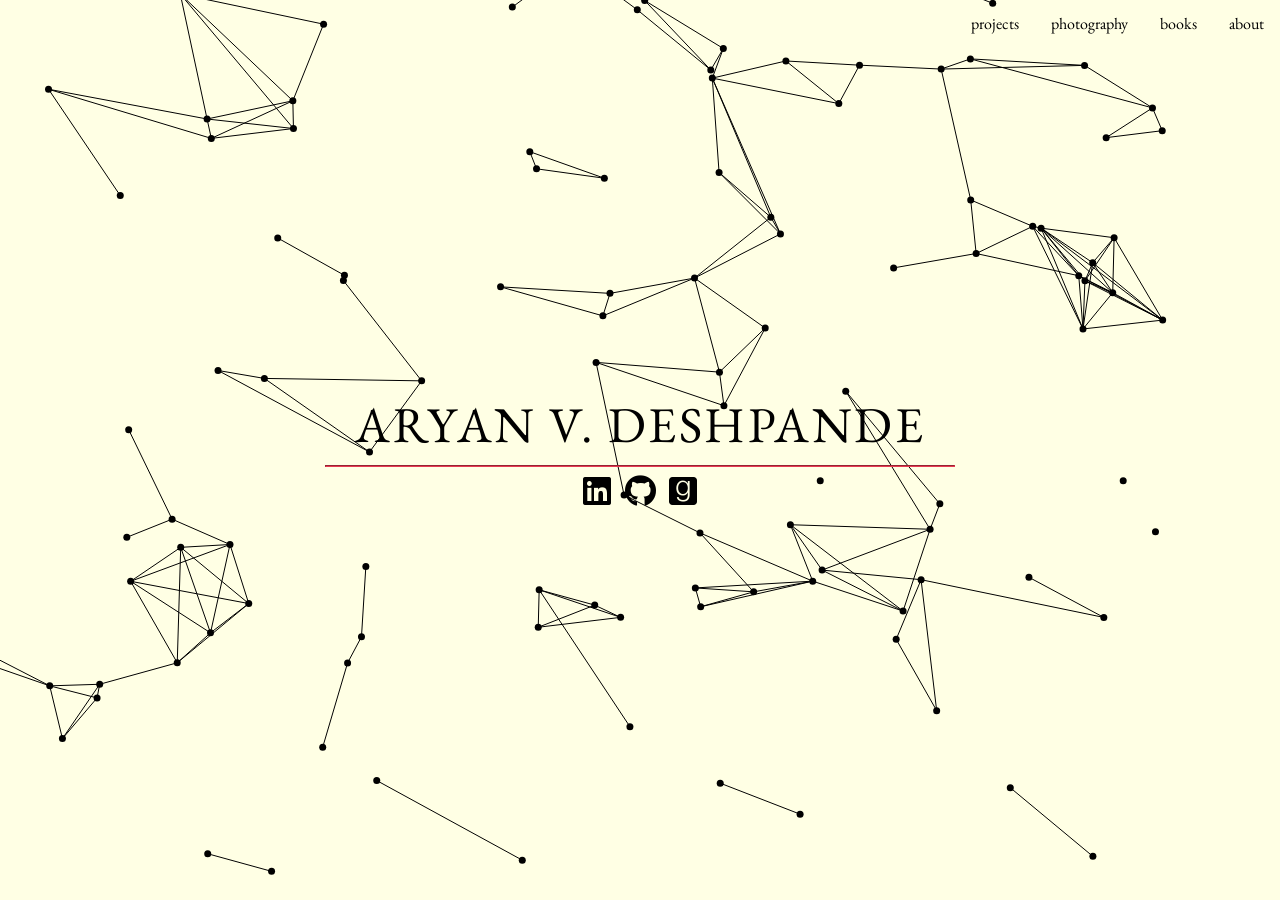
<file: index.html>
<!doctype html>
<html lang="en" class="no-js">
<head>
  <base target="_blank">
  <meta charset="UTF-8" />
  <title>Aryan V. Deshpande</title>
  <link rel="shortcut icon" type="image/png" href="assets/favicon.png">
  <meta name="viewport" content="width=device-width, initial-scale=1.0">
  <link href="https://fonts.googleapis.com/css2?family=EB+Garamond&family=Playfair+Display&display=swap" rel="stylesheet">
  <link rel="stylesheet" href="css/style.css" />
  <link rel="stylesheet" href="https://use.fontawesome.com/releases/v5.2.0/css/all.css" integrity="sha384-hWVjflwFxL6sNzntih27bfxkr27PmbbK/iSvJ+a4+0owXq79v+lsFkW54bOGbiDQ" crossorigin="anonymous" type="text/css">
  <!-- remember, jQuery is completely optional -->
  <script type='text/javascript' src='js/jquery-1.11.1.min.js'></script>
  <script type="text/javascript" src="js/jquery.particleground.js"></script>
  <script type="text/javascript" src="js/demo.js"></script>
</head>

<body>
  <div class="navbar">
    <a href="pages/about.html">about</a>
    <a href="pages/books.html">books</a>
    <a href="pages/photography.html">photography</a>
    <a href="pages/projects.html">projects</a> 
  </div>
<div id="particles">
  <div id="intro">
      <h2 style="font-family: 'EB Garamond', serif; font-weight: 10;">Aryan V. Deshpande</h2>
        <hr style="width: 50%; background-color: #E83951; border-color: #E83951;">
    &nbsp
    <a href="https://www.linkedin.com/in/aryanvdeshpande/" style="color: #000000;"><i class="fab fa-linkedin" style="font-size: 2em;"></i></a>
    &nbsp
    <a href="https://github.com/aryanvdesh" style="color: #000000;"><i class="fab fa-github" style="font-size: 2em;"></i></a>
    &nbsp
    <a href="https://www.goodreads.com/aryanvdesh
    " style="color: #000000;"><i class="fab fa-goodreads" style="font-size: 2em;"></i></a>
    &nbsp
  </div>
</div>

</body>
</html>
</file>
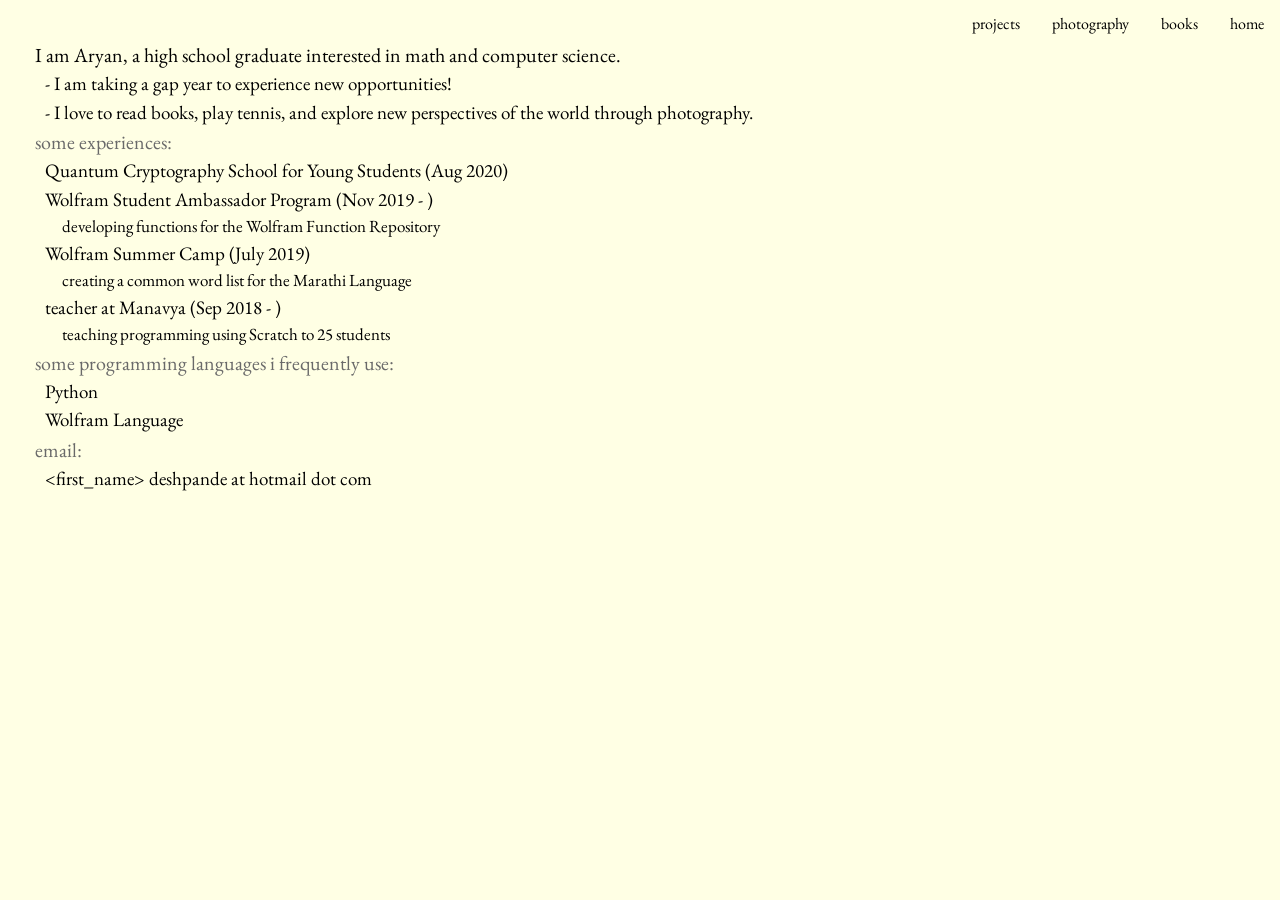
<file: pages/about.html>
<!DOCTYPE html>
<html lang="en">
    <head>
        <meta charset="UTF-8">
        <title>about</title>
        <link rel="shortcut icon" type="image/png" href="../assets/favicon.png">
        <link href="https://fonts.googleapis.com/css2?family=EB+Garamond&family=Playfair+Display&display=swap" rel="stylesheet">
        <link rel="stylesheet" href="https://stackpath.bootstrapcdn.com/bootstrap/4.5.0/css/bootstrap.min.css" integrity="sha384-9aIt2nRpC12Uk9gS9baDl411NQApFmC26EwAOH8WgZl5MYYxFfc+NcPb1dKGj7Sk" crossorigin="anonymous">
        <link rel="stylesheet" href="../css/about.css">
    </head>
    <body>
        <div class="navbar1">
            <a href="../index.html">home</a>
            <a href="books.html">books</a>
            <a href="photography.html">photography</a>
            <a href="projects.html">projects</a> 
        </div>
        <div class="container">
            <div class="row">
                <div class="col">
                    I am Aryan, a high school graduate interested in math and computer science.
                </div>
            </div>
        <div class="f_sizes">
            <div class="row">
                <div class="col">
                    - I am taking a gap year to experience new opportunities! <br />
                    - I love to read books, play tennis, and explore new perspectives of the world through photography.
                </div>
            </div>
        </div>
        <div class="diff_heading">
            <div class="row">
                <div class="col">
                    some experiences:
                </div>
            </div>
        </div>
            <div class="f_sizes">
                <div class="row">
                    <div class="col">
                        <a class="hover" href="https://uwaterloo.ca/institute-for-quantum-computing/programs/qcsys">Quantum Cryptography School for Young Students</a> (Aug 2020) <br />
                        <a class="hover" href="https://www.wolfram.com/company/careers/ambassador/">Wolfram Student Ambassador Program</a> (Nov 2019 - ) <br />
                    <div class="f_sizes_4">
                        developing functions for the <a class="hover" href="https://resources.wolframcloud.com/FunctionRepository/">Wolfram Function Repository</a> <br />
                    </div>  
                        <a class="hover" href='https://education.wolfram.com/summer/camp/'>Wolfram Summer Camp</a> (July 2019) <br />
                    <div class="f_sizes_4">    
                        creating a common word list for the Marathi Language <br />
                    </div>
                        teacher at <a class="hover" href="https://manavya.org/">Manavya </a>(Sep 2018 - ) <br />
                    <div class="f_sizes_4">   
                        teaching programming using <a class="hover" href="https://scratch.mit.edu/">Scratch</a> to 25 students
                    </div> 
                    </div>
                </div>
            </div>
        <div class="diff_heading">
            <div class="row">
                <div class="col">
                    some programming languages i frequently use:
                </div>
            </div>
        </div>
    <div class="f_sizes">
        <div class="row">
            <div class="col">
                <a class="hover" href="https://www.python.org/">Python</a> <br />
                <a class="hover" href="https://www.wolfram.com/language/">Wolfram Language </a> 
            </div>
        </div>
    </div>
    <div class="diff_heading">
        <div class="row">
            <div class="col">
                email:
            </div>
        </div>
    </div>
    <div class="f_sizes">
        <div class="row">
            <div class="col">
                &lt;first_name&gt; deshpande at hotmail dot com
            </div>
        </div>
    </div>
        </div>
    </body>
</html>
</file>
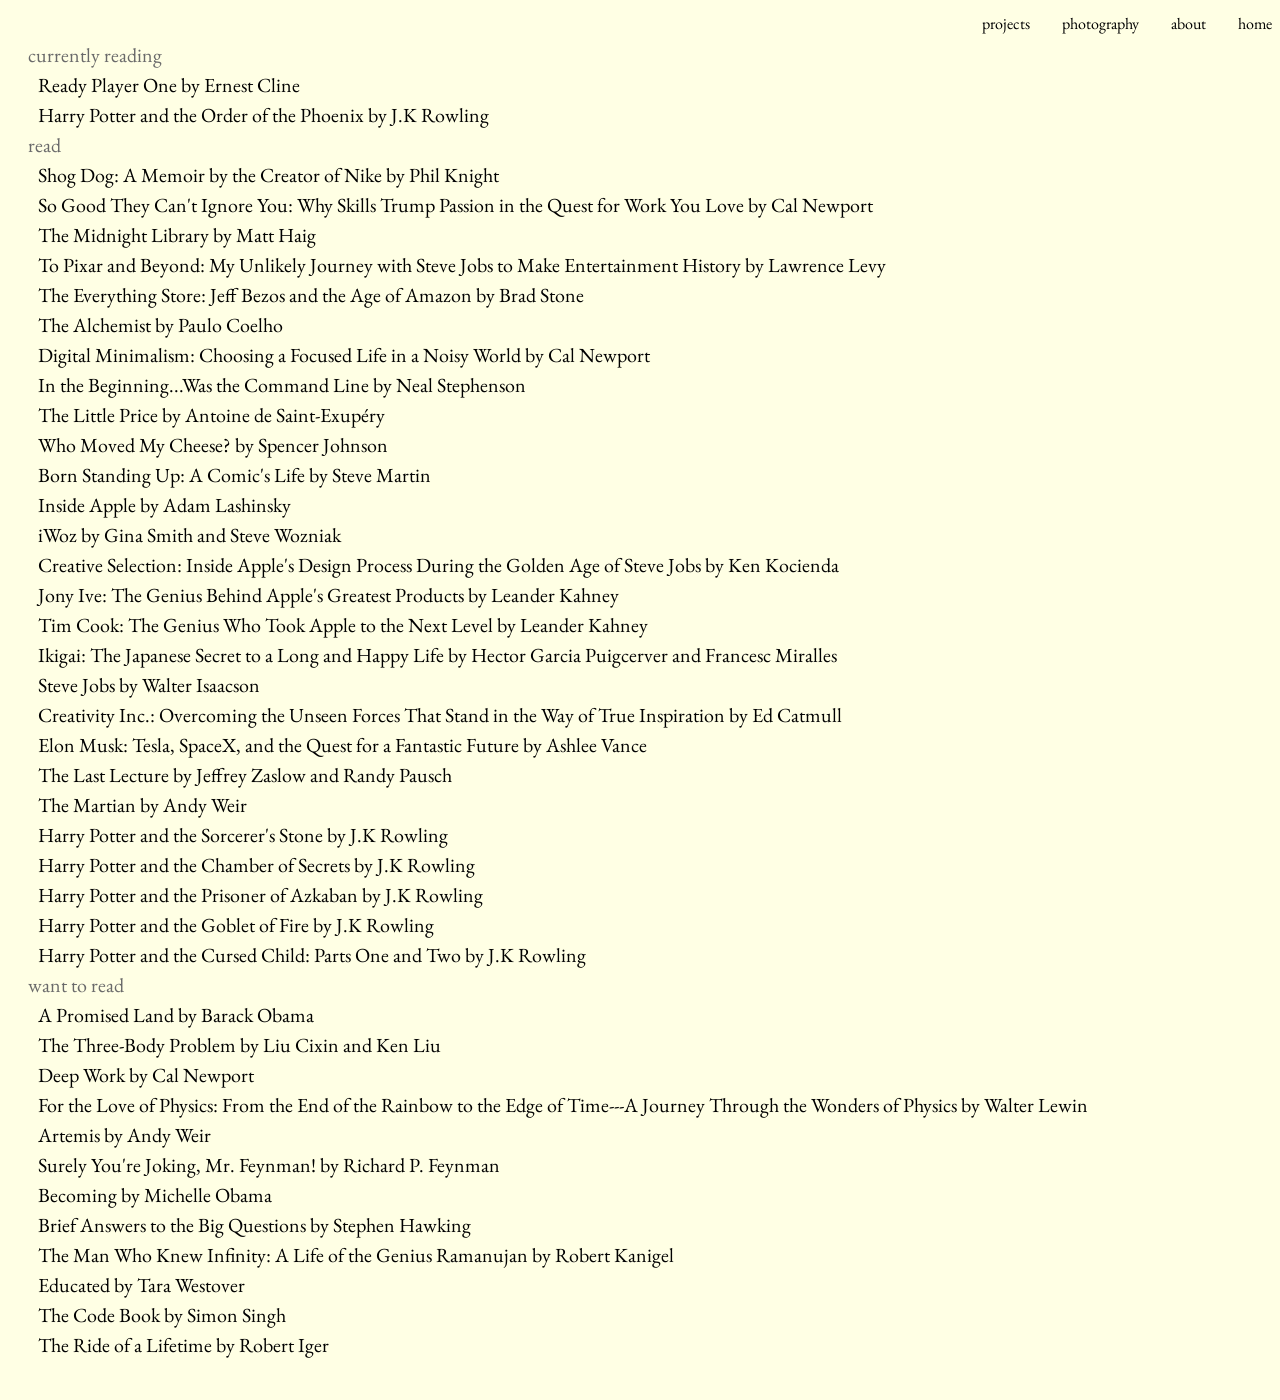
<file: pages/books.html>
<!doctype html>
<html lang="en" class="no-js">
<head>
  <base target="_blank">
  <meta charset="UTF-8" />
  <title>books</title>
  <link rel="shortcut icon" type="image/png" href="../assets/favicon.png">
  <meta name="viewport" content="width=device-width, initial-scale=1.0">
  <link href="https://fonts.googleapis.com/css2?family=EB+Garamond&family=Playfair+Display&display=swap" rel="stylesheet">
  <link rel="stylesheet" href="../css/about.css"/>
  <link rel="stylesheet" href="https://cdnjs.cloudflare.com/ajax/libs/font-awesome/4.7.0/css/font-awesome.min.css">
  <link rel="stylesheet" href="https://use.fontawesome.com/releases/v5.2.0/css/all.css" integrity="sha384-hWVjflwFxL6sNzntih27bfxkr27PmbbK/iSvJ+a4+0owXq79v+lsFkW54bOGbiDQ" crossorigin="anonymous" type="text/css">
</head>
<body>
  <div class="navbar1">
    <a href="../index.html">home</a>
    <a href="about.html">about</a>
    <a href="photography.html">photography</a>
    <a href="projects.html">projects</a> 
  </div>
  <div class="container">
    <div class="row">
      <div class="col">
        <div class="diff_heading">
        currently reading
      </div>
      </div>
    <div class="f_sizes_3">
      <a class = "hover" href=https://www.goodreads.com/book/show/9969571-ready-player-one>Ready Player One</a> by <a class="hover" href="https://www.goodreads.com/author/show/31712.Ernest_Cline">Ernest Cline</a> <br />
      <a class = "hover" href="https://www.goodreads.com/book/show/2.Harry_Potter_and_the_Order_of_the_Phoenix">Harry Potter and the Order of the Phoenix</a> by <a class = "hover" href="https://www.goodreads.com/author/show/1077326.J_K_Rowling">J.K Rowling</a> <br />
    </div>
    </div>
    <div class="row">
      <div class="col">
        <div class="diff_heading">
        read
        </div>
      </div>
    <div class="f_sizes_3">
      <a class = "hover" href=https://www.goodreads.com/book/show/27220736-shoe-dog>Shog Dog: A Memoir by the Creator of Nike</a> by <a class="hover" href="https://www.goodreads.com/author/show/3319233.Phil_Knight">Phil Knight</a> <br />
      <a class = "hover" href = https://www.goodreads.com/book/show/13525945-so-good-they-can-t-ignore-you?ac=1&from_search=true&qid=JoLcSRh1uX&rank=3>So Good They Can't Ignore You: Why Skills Trump Passion in the Quest for Work You Love</a> by <a class="hover" href="https://www.goodreads.com/author/show/147891.Cal_Newport">Cal Newport</a> <br />
      <a class = "hover" href = "https://www.goodreads.com/book/show/52578297-the-midnight-library">The Midnight Library</a> by <a class = "hover" href="https://www.goodreads.com/author/show/76360.Matt_Haig">Matt Haig</a> <br />
      <a class = "hover" href = "https://howlongtoread.com/books/503502/To-Pixar-and-Beyond-My-Unlikely-Journey-with-Steve-Jobs">To Pixar and Beyond: My Unlikely Journey with Steve Jobs to Make Entertainment History</a> by <a class= "hover" href="https://www.goodreads.com/author/show/153191.Lawrence_Levy">Lawrence Levy</a> <br />
      <a class = "hover" href = https://www.goodreads.com/book/show/17660462-the-everything-store>The Everything Store: Jeff Bezos and the Age of Amazon</a> by <a class="hover" href="https://www.goodreads.com/author/show/219908.Brad_Stone">Brad Stone</a> <br />
      <a class = "hover" href = "https://www.goodreads.com/book/show/18144590-the-alchemist">The Alchemist</a> by <a class = "hover" href="https://www.goodreads.com/author/show/566.Paulo_Coelho">Paulo Coelho</a> <br />
      <a class = "hover" href = "https://www.goodreads.com/book/show/40672036-digital-minimalism">Digital Minimalism: Choosing a Focused Life in a Noisy World</a> by <a class="hover" href="https://www.goodreads.com/author/show/147891.Cal_Newport">Cal Newport</a> <br />
      <a class = "hover" href = "https://www.goodreads.com/book/show/18937.In_the_Beginning_Was_the_Command_Line">In the Beginning...Was the Command Line</a> by <a class="hover" href="https://www.goodreads.com/author/show/545.Neal_Stephenson">Neal Stephenson </a> <br />
      <a class = "hover" href = "https://www.goodreads.com/book/show/157993.The_Little_Prince">The Little Price</a> by <a class = "hover" href = "https://www.goodreads.com/author/show/1020792.Antoine_de_Saint_Exup_ry">Antoine de Saint-Exupéry</a> <br />
      <a class = "hover" href = "https://www.goodreads.com/book/show/4894.Who_Moved_My_Cheese_">Who Moved My Cheese?</a> by <a class="hover" href="https://www.goodreads.com/author/show/3340.Spencer_Johnson">Spencer Johnson</a> <br />
      <a class = "hover" href = https://www.goodreads.com/book/show/6219357-born-standing-up>Born Standing Up: A Comic's Life</a> by <a class="hover" href="https://www.goodreads.com/author/show/7103.Steve_Martin">Steve Martin</a> <br />
      <a class = "hover" href = "https://www.goodreads.com/book/show/13055451-inside-apple">Inside Apple</a> by <a class="hover" href="https://www.goodreads.com/author/show/4851547.Adam_Lashinsky">Adam Lashinsky</a> <br />
      <a class = "hover" href = https://www.goodreads.com/book/show/798635.iWoz>iWoz</a> by <a class="hover" href="https://www.goodreads.com/author/show/3766.Gina_Smith">Gina Smith </a>and <a class="hover" href="https://www.goodreads.com/author/show/3767.Steve_Wozniak">Steve Wozniak</a> <br />
      <a class = "hover" href = https://www.goodreads.com/book/show/37638098-creative-selection >Creative Selection: Inside Apple's Design Process During the Golden Age of Steve Jobs</a> by <a class="hover" href="https://www.goodreads.com/author/show/17519398.Ken_Kocienda">Ken Kocienda</a> <br />
      <a class = "hover" href = https://www.goodreads.com/book/show/17707768-jony-ive>Jony Ive: The Genius Behind Apple's Greatest Products</a> by <a class="hover" href="https://www.goodreads.com/author/show/106159.Leander_Kahney">Leander Kahney</a> <br />
      <a class = "hover" href = https://www.goodreads.com/book/show/40909435-tim-cook>Tim Cook: The Genius Who Took Apple to the Next Level</a> by <a class="hover" href="https://www.goodreads.com/author/show/106159.Leander_Kahney">Leander Kahney</a> <br />
      <a class = "hover" href = https://www.goodreads.com/book/show/28787203-ikigai>Ikigai: The Japanese Secret to a Long and Happy Life</a> by <a class="hover" href="https://www.goodreads.com/author/show/7033810.Hector_Garcia_Puigcerver">Hector Garcia Puigcerver</a> and <a class="hover" href="https://www.goodreads.com/author/show/124319.Francesc_Miralles">Francesc Miralles</a> <br />
      <a class = "hover" href = https://www.goodreads.com/book/show/11084145-steve-jobs>Steve Jobs</a> by <a class="hover" href="https://www.goodreads.com/author/show/7111.Walter_Isaacson">Walter Isaacson</a> <br />
      <a class = "hover" href = https://www.goodreads.com/book/show/18077903-creativity-inc>Creativity Inc.: Overcoming the Unseen Forces That Stand in the Way of True Inspiration</a> by <a class="hover" href="https://www.goodreads.com/author/show/5618463.Ed_Catmull">Ed Catmull</a> <br />
      <a class = "hover" href = https://www.goodreads.com/book/show/25541028-elon-musk>Elon Musk: Tesla, SpaceX, and the Quest for a Fantastic Future</a> by <a class="hover" href="https://www.goodreads.com/author/show/761595.Ashlee_Vance">Ashlee Vance</a> <br />
      <a class = "hover" href = https://www.goodreads.com/book/show/40611510-the-last-lecture>The Last Lecture</a> by <a class="hover" href="https://www.goodreads.com/author/show/678030.Jeffrey_Zaslow">Jeffrey Zaslow</a> and <a class="hover" href="https://www.goodreads.com/author/show/287960.Randy_Pausch">Randy Pausch</a> <br />
      <a class = "hover" href = https://www.goodreads.com/book/show/18007564-the-martian>The Martian</a> by <a class="hover" href="https://www.goodreads.com/author/show/6540057.Andy_Weir">Andy Weir</a> <br />
      <a class = "hover" href = "https://www.goodreads.com/book/show/3.Harry_Potter_and_the_Sorcerer_s_Stone?from_search=true&from_srp=true&qid=6tRJV4pJau&rank=1">Harry Potter and the Sorcerer's Stone</a> by <a class="hover" href="https://www.goodreads.com/author/show/1077326.J_K_Rowling">J.K Rowling</a> <br />
      <a class = "hover" href = "https://www.goodreads.com/book/show/15881.Harry_Potter_and_the_Chamber_of_Secrets?from_search=true&from_srp=true&qid=6tRJV4pJau&rank=9">Harry Potter and the Chamber of Secrets</a> by <a class="hover" href="https://www.goodreads.com/author/show/1077326.J_K_Rowling">J.K Rowling</a> <br />
      <a class = "hover" href = "https://www.goodreads.com/book/show/5.Harry_Potter_and_the_Prisoner_of_Azkaban?from_search=true&from_srp=true&qid=6tRJV4pJau&rank=2">Harry Potter and the Prisoner of Azkaban</a> by <a class="hover" href="https://www.goodreads.com/author/show/1077326.J_K_Rowling">J.K Rowling</a> <br />
      <a class = "hover" href = "https://www.goodreads.com/book/show/6.Harry_Potter_and_the_Goblet_of_Fire?from_search=true&from_srp=true&qid=6tRJV4pJau&rank=4">Harry Potter and the Goblet of Fire</a> by <a class="hover" href="https://www.goodreads.com/author/show/1077326.J_K_Rowling">J.K Rowling</a> <br />
      <a class = "hover" href = "https://www.goodreads.com/book/show/29056083-harry-potter-and-the-cursed-child">Harry Potter and the Cursed Child: Parts One and Two</a> by <a class="hover" href="https://www.goodreads.com/author/show/1077326.J_K_Rowling">J.K Rowling</a>
    </div>
    </div>
    <div class="row">
      <div class="col">
        <div class="diff_heading">
          want to read
        </div>
      </div>
    <div class="f_sizes_3">
      <a class = "hover" href="https://www.goodreads.com/book/show/55361205-a-promised-land?">A Promised Land</a> by <a class ="hover" href="https://www.goodreads.com/author/show/6356.Barack_Obama">Barack Obama</a> <br />
      <a class = "hover" href="https://www.goodreads.com/book/show/20518872-the-three-body-problem">The Three-Body Problem </a> by <a class="hover" href="https://www.goodreads.com/author/show/5780686.Liu_Cixin">Liu Cixin</a> and <a class = "hover" href="https://www.goodreads.com/author/show/2917920.Ken_Liu">Ken Liu</a> <br />
      <a class = "hover" href=https://www.goodreads.com/book/show/25744928-deep-work?ac=1&from_search=true&qid=zMr5sSfwjG&rank=1 >Deep Work</a> by <a class="hover" href="https://www.goodreads.com/author/show/147891.Cal_Newport">Cal Newport</a> <br />
      <a class = "hover" href=https://www.goodreads.com/book/show/7841672-for-the-love-of-physics>For the Love of Physics: From the End of the Rainbow to the Edge of Time---A Journey Through the Wonders of Physics</a> by <a class="hover" href="https://www.goodreads.com/author/show/1468958.Walter_Lewin">Walter Lewin</a> <br />
      <a class = "hover" href=https://www.goodreads.com/book/show/34928122-artemis>Artemis</a> by <a class="hover" href="https://www.goodreads.com/author/show/6540057.Andy_Weir">Andy Weir</a> <br />
      <a class = "hover" href=https://www.goodreads.com/book/show/35167685-surely-you-re-joking-mr-feynman>Surely You're Joking, Mr. Feynman!</a> by <a class="hover" href="https://www.goodreads.com/author/show/1429989.Richard_P_Feynman">Richard P. Feynman</a> <br />
      <a class = "hover" href=https://www.goodreads.com/book/show/38746485-becoming>Becoming</a> by <a class="hover" href="https://www.goodreads.com/author/show/2338628.Michelle_Obama">Michelle Obama</a> <br />
      <a class = "hover" href=https://www.goodreads.com/book/show/40277241-brief-answers-to-the-big-questions>Brief Answers to the Big Questions</a> by <a class="hover" href="https://www.goodreads.com/author/show/1401.Stephen_Hawking">Stephen Hawking</a> <br />
      <a class = "hover" href=https://www.goodreads.com/book/show/106139.The_Man_Who_Knew_Infinity>The Man Who Knew Infinity: A Life of the Genius Ramanujan</a> by <a class="hover" href="https://www.goodreads.com/author/show/61426.Robert_Kanigel">Robert Kanigel</a> <br />
      <a class = "hover" href=https://www.goodreads.com/book/show/35133922-educated >Educated</a> by <a class="hover" href="https://www.goodreads.com/author/show/16121977.Tara_Westover">Tara Westover</a> <br />
      <a class = "hover" href="https://www.goodreads.com/book/show/19616632-the-code-book-for-young-people">The Code Book</a> by <a class="hover" href="https://www.goodreads.com/author/show/10894.Simon_Singh">Simon Singh</a> <br />
      <a class = "hover" href=https://www.goodreads.com/book/show/44525305-the-ride-of-a-lifetime>The Ride of a Lifetime</a> by <a class="hover" href="https://www.goodreads.com/author/show/18981546.Robert_Iger">Robert Iger</a>
    </div>
    </div>
  </div>
</html>
</file>
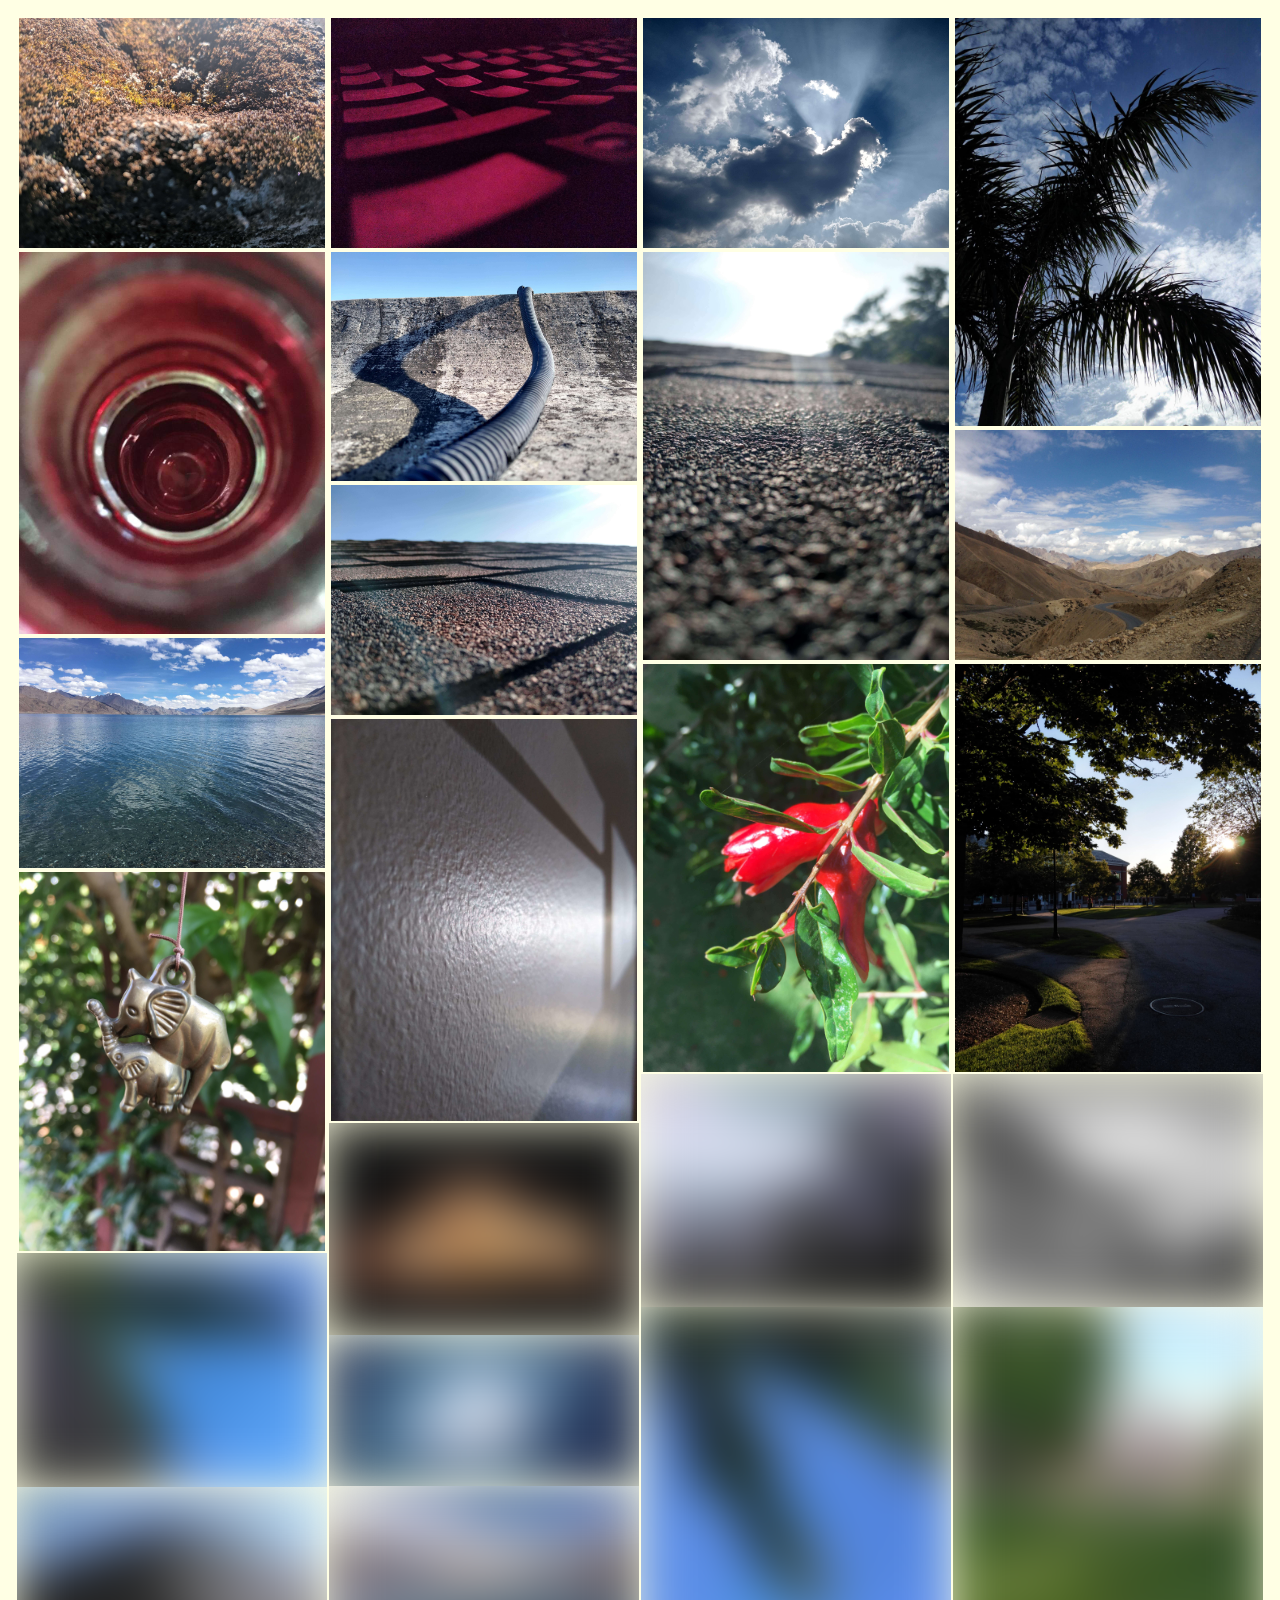
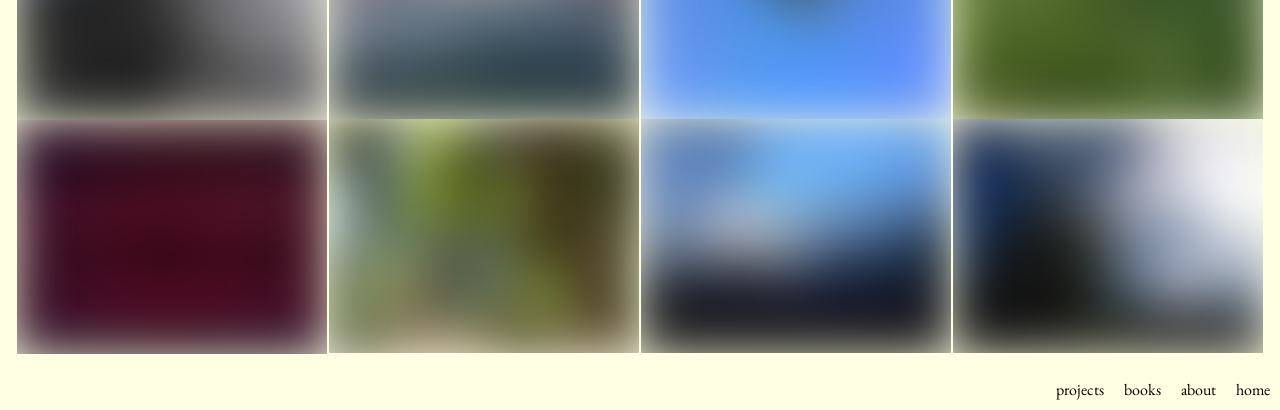
<file: pages/photography.html>
<!doctype html>
<html lang="en" class="no-js">
<head>
  <base target="_blank">
  <meta charset="UTF-8" />
  <title>photography</title>
  <link rel="shortcut icon" type="image/png" href="../assets/favicon.png">
  <meta name="viewport" content="width=device-width, initial-scale=1.0">
  <link href="https://fonts.googleapis.com/css2?family=EB+Garamond&family=Playfair+Display&display=swap" rel="stylesheet">
  <link rel="stylesheet" href="https://stackpath.bootstrapcdn.com/bootstrap/4.5.0/css/bootstrap.min.css" integrity="sha384-9aIt2nRpC12Uk9gS9baDl411NQApFmC26EwAOH8WgZl5MYYxFfc+NcPb1dKGj7Sk" crossorigin="anonymous">
  <link rel="stylesheet" href="../css/photography.css"/>
  <link rel="stylesheet" href="https://cdnjs.cloudflare.com/ajax/libs/font-awesome/4.7.0/css/font-awesome.min.css">
  <link rel="stylesheet" href="https://use.fontawesome.com/releases/v5.2.0/css/all.css" integrity="sha384-hWVjflwFxL6sNzntih27bfxkr27PmbbK/iSvJ+a4+0owXq79v+lsFkW54bOGbiDQ" crossorigin="anonymous" type="text/css">
  <script src="../js/lazy-load.js"></script>
</head>
<body>
  <div class="row">
    <div class="column">
      <a href="../photography/1.jpg" class="progressive replace">
        <img src="../photography/lowres/1.jpg" class="preview" alt="image" />
      </a>
      <a href="../photography/5.jpg" class="progressive replace">
        <img src="../photography/lowres/5.jpg" class="preview" alt="image" />
      </a>
      <a href="../photography/4.jpg" class="progressive replace">
        <img src="../photography/lowres/4.jpg" class="preview" alt="image" />
      </a>
      <a href="../photography/10.JPG" class="progressive replace">
        <img src="../photography/lowres/10.JPG" class="preview" alt="image" />
      </a>
      <a href="../photography/31.jpeg" class="progressive replace">
        <img src="../photography/lowres/31.jpeg" class="preview" alt="image" />
      </a>
      <a href="../photography/12(a).jpg" class="progressive replace">
        <img src="../photography/lowres/12(a).jpg" class="preview" alt="image" />
      </a>
      <a href="../photography/2.jpg" class="progressive replace">
        <img src="../photography/lowres/2.jpg" class="preview" alt="image" />
      </a>
    </div>
    <div class="column">
      <a href="../photography/7.jpg" class="progressive replace">
        <img src="../photography/lowres/7.jpg" class="preview" alt="image" />
      </a>
      <a href="../photography/8(a).jpg" class="progressive replace">
        <img src="../photography/lowres/8(a).jpg" class="preview" alt="image" />
      </a>
      <a href="../photography/16(a).jpg" class="progressive replace">
        <img src="../photography/lowres/16(a).jpg" class="preview" alt="image" />
      </a>
      <a href="../photography/32.jpg" class="progressive replace">
        <img src="../photography/lowres/32.jpg" class="preview" alt="image" />
      </a>
      <a href="../photography/17.jpg" class="progressive replace">
        <img src="../photography/lowres/17.jpg" class="preview" alt="image" />
      </a>
      <a href="../photography/12.jpg" class="progressive replace">
        <img src="../photography/lowres/12.jpg" class="preview" alt="image" />
      </a>
      <a href="../photography/20.jpg" class="progressive replace">
        <img src="../photography/lowres/20.jpg" class="preview" alt="image" />
      </a>
      <a href="../photography/35.jpeg" class="progressive replace">
        <img src="../photography/lowres/35.jpeg" class="preview" alt="image" />
      </a>
    </div>
    <div class="column">
      <a href="../photography/33.jpg" class="progressive replace">
        <img src="../photography/lowres/33.jpg" class="preview" alt="image" />
      </a>
      <a href="../photography/3.jpg" class="progressive replace">
        <img src="../photography/lowres/3.jpg" class="preview" alt="image" />
      </a>
      <a href="../photography/9.jpeg" class="progressive replace">
        <img src="../photography/lowres/9.jpeg" class="preview" alt="image" />
      </a>
      <a href="../photography/15.jpg" class="progressive replace">
        <img src="../photography/lowres/15.jpg" class="preview" alt="image" />
      </a>
      <a href="../photography/11.jpeg" class="progressive replace">
        <img src="../photography/lowres/11.jpeg" class="preview" alt="image" />
      </a>
      <a href="../photography/18.jpg" class="progressive replace">
        <img src="../photography/lowres/18.jpg" class="preview" alt="image" />
      </a>
    </div>
    <div class="column">
      <a href="../photography/6.jpg" class="progressive replace">
        <img src="../photography/lowres/6.jpg" class="preview" alt="image" />
      </a>
      <a href="../photography/25.jpg" class="progressive replace">
        <img src="../photography/lowres/25.jpg" class="preview" alt="image" />
      </a>
      <a href="../photography/28.jpg" class="progressive replace">
        <img src="../photography/lowres/28.jpg" class="preview" alt="image" />
      </a>
      <a href="../photography/26.jpg" class="progressive replace">
        <img src="../photography/lowres/26.jpg" class="preview" alt="image" />
      </a>
      <a href="../photography/34.jpg" class="progressive replace">
        <img src="../photography/lowres/34.jpg" class="preview" alt="image" />
      </a>
      <a href="../photography/27.jpg" class="progressive replace">
        <img src="../photography/lowres/27.jpg" class="preview" alt="image" />
      </a>
    </div>
  </div>
  <div class="bot_navbar">
    <a class="hover" href="../index.html">home</a>
    <a class="hover" href="about.html">about</a>
    <a class="hover" href="books.html">books</a>
    <a class="hover" href="projects.html">projects</a>
  </div>
</html>
</file>
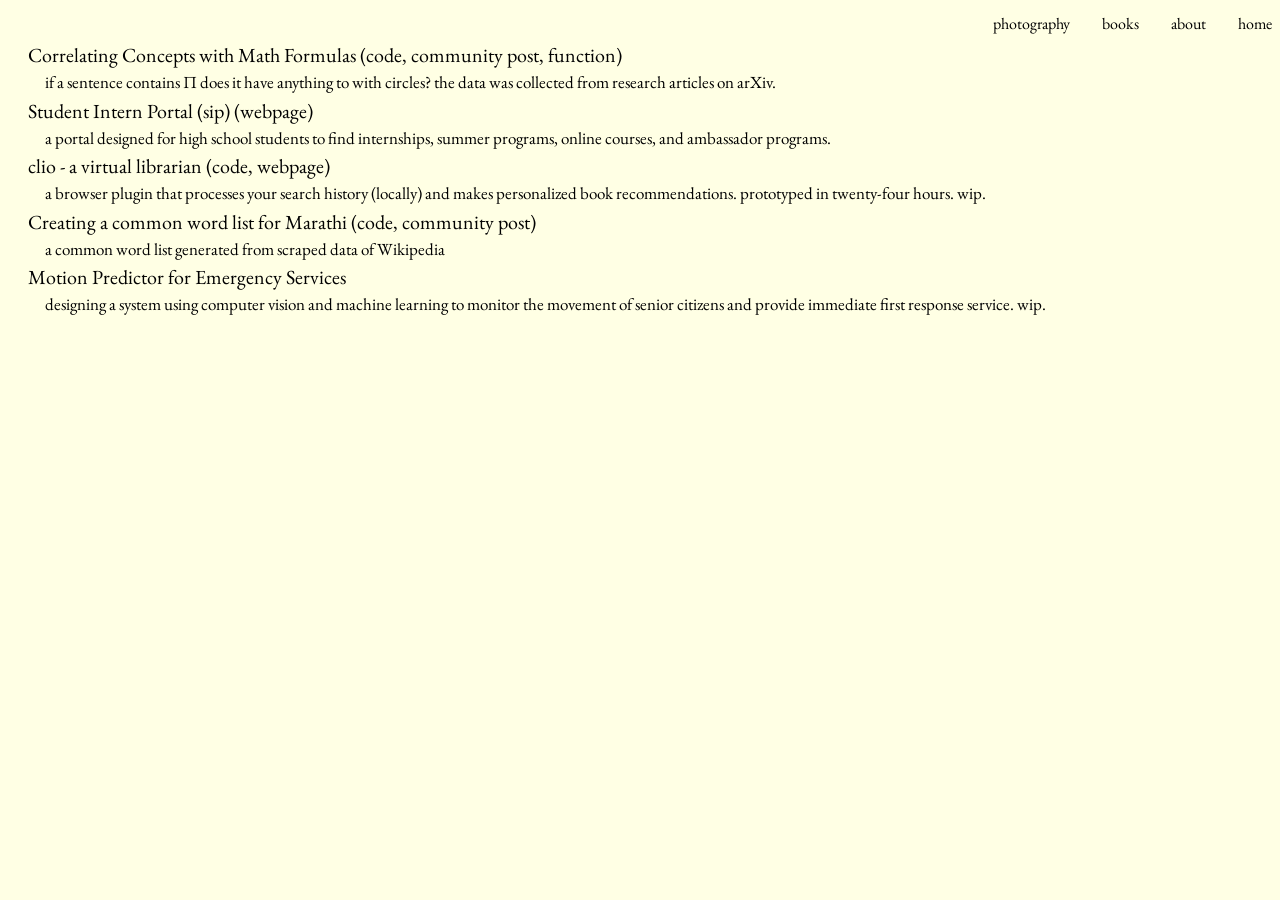
<file: pages/projects.html>
<!doctype html>
<html lang="en" class="no-js">
<head>
  <base target="_blank">
  <meta charset="UTF-8" />
  <title>projects</title>
  <link rel="shortcut icon" type="image/png" href="../assets/favicon.png">
  <meta name="viewport" content="width=device-width, initial-scale=1.0">
  <link href="https://fonts.googleapis.com/css2?family=EB+Garamond&family=Playfair+Display&display=swap" rel="stylesheet">
  <link rel="stylesheet" href="../css/about.css"/>
  <link rel="stylesheet" href="https://cdnjs.cloudflare.com/ajax/libs/font-awesome/4.7.0/css/font-awesome.min.css">
  <link rel="stylesheet" href="https://use.fontawesome.com/releases/v5.2.0/css/all.css" integrity="sha384-hWVjflwFxL6sNzntih27bfxkr27PmbbK/iSvJ+a4+0owXq79v+lsFkW54bOGbiDQ" crossorigin="anonymous" type="text/css">
</head>
<body>
  <div class="navbar1">
    <a href="../index.html">home</a>
    <a href="about.html">about</a>
    <a href="books.html">books</a>
    <a href="photography.html">photography</a>
  </div>
  <div class="container">
    <div class="row">
      <div class="col">
        Correlating Concepts with Math Formulas (<a class = "hover" href="https://github.com/aryanvdesh/ccwmf">code</a>, <a class = "hover" href = "https://community.wolfram.com/groups/-/m/t/2074442">community post</a>, <a class = "hover" href = "https://resources.wolframcloud.com/FunctionRepository/resources/ConcordanceWords">function</a>)
      </div>
        <div class="f_sizes_4">
        if a sentence contains &Pi; does it have anything to with circles? the data was collected from research articles on <a class = "hover" href="https://arxiv.org/">arXiv</a>.</span>
        </div>
      </div>
    <div class="row">
      <div class="col">
        Student Intern Portal (sip) (<a class="hover" href="https://aryanvdesh.github.io/sip">webpage</a>)
      </div>
      <div class="f_sizes_4">
        a portal designed for high school students to find internships, summer programs, online courses, and ambassador programs.
      </div>
    </div>
    <div class="row">
      <div class="col">
        clio - a virtual librarian (<a class = "hover" href="https://github.com/bhaprayan/clio">code</a>, <a class = "hover" href="https://aryanvdesh.github.io/clioweb">webpage</a>)
      </div>
      <div class="f_sizes_4">
        a browser plugin that processes your search history (locally) and makes personalized book recommendations. prototyped in twenty-four hours. wip.
      </div>
    </div>
  <div class="row">
    <div class="col">
      Creating a common word list for Marathi (<a class = "hover" href="https://github.com/aryanvdesh/WSS-Template/">code</a>, <a class = "hover" href="https://community.wolfram.com/groups/-/m/t/1731445"> community post</a>)
    </div>
    <div class="f_sizes_4">
      a common word list generated from scraped data of <a class="hover" href="https://mr.wikipedia.org/wiki/%E0%A4%AE%E0%A5%81%E0%A4%96%E0%A4%AA%E0%A5%83%E0%A4%B7%E0%A5%8D%E0%A4%A0">Wikipedia</a>
    </div>
  </div>
  <div class="row">
    <div class="col">
      Motion Predictor for Emergency Services
    </div>
  <div class="f_sizes_4">
    designing a system using computer vision and machine learning to monitor the movement of senior citizens and provide immediate first response service. wip.
  </div>
  </div>
    </div>
  </div>
</html>
</file>
<file: css/style.css>
html, body, div, span, applet, object, iframe,
h1, h2, h3, h4, h5, h6, p, blockquote, pre,
a, abbr, acronym, address, big, cite, code,
del, dfn, em, img, ins, kbd, q, s, samp,
small, strike, strong, sub, sup, tt, var,
b, u, i, center,
dl, dt, dd, ol, ul, li,
fieldset, form, label, legend,
table, caption, tbody, tfoot, thead, tr, th, td,
article, aside, canvas, details, embed,
figure, figcaption, footer, header, hgroup,
menu, nav, output, ruby, section, summary,
time, mark, audio, video {
  margin: 0;
  padding: 0;
  border: 0;
  font-size: 100%;
  font: inherit;
  vertical-align: baseline;
}
article, aside, details, figcaption, figure,
footer, header, hgroup, menu, nav, section {
  display: block;
}
body {
  line-height: 1;
}
ol, ul {
  list-style: none;
}
blockquote, q {
  quotes: none;
}
blockquote:before, blockquote:after,
q:before, q:after {
  content: '';
  content: none;
}
table {
  border-collapse: collapse;
  border-spacing: 0;
}

/* particleground demo */

* {
  -webkit-box-sizing: border-box;
     -moz-box-sizing: border-box;
          box-sizing: border-box;
}

html, body {
  width: 100%;
  height: 100%;
  overflow: hidden;
}

body {
  background: #ffffe4;
  font-family: 'Montserrat', sans-serif;
  color: #fff;
  line-height: 1.3;
  -webkit-font-smoothing: antialiased;
}

#particles {
  width: 100%;
  height: 100%;
  overflow: hidden;
}

#intro {
  position: absolute;
  left: 0;
  top: 50%;
  padding: 0 10px;
  width: 100%;
  text-align: center;
}
h2 {
  text-transform: uppercase;
  font-size: 50px;
  font-weight: 120;
  color: #000000;
  letter-spacing: 0.05em;
}
h1 {
  margin: px;
  font-size: 50px;
  font-weight: 120;
  line-height: 1.5;
  text-align: left;
  color: #000000;
  background: none;
  font-family: 'EB Garamond', serif; */
}

p {
  margin: 0 0 30px 0;
  color: #000000;
  font-size: 24px;
  font-family: 'EB Garamond', serif;
}

@media only screen and (max-width: 1000px) {
  h1 {
    font-size: 15px;
  }
}

@media only screen and (max-width: 100px) {
  h1 {
    font-size: 15px;
  }
  h1::after {
    height: 8px;
  }
}

@media only screen and (max-width: 100px) {
  #intro {
    padding: 0 10px;
  }
  h1 {
    font-size: 15px;
  }
  h1::after {
    height: 6px;
  }
  p {
    font-size: 18px;
  }
  .btn {
    font-size: 16px;
  }
}

@media only screen and (max-width: 100px) {
  h1 {
    font-size: 15px;
  }
  h1::after {
    height: 4px;
  }
}
/* The navigation bar */
.navbar {
  font-family: 'EB Garamond', serif;
  overflow: hidden;
  background-color: rgba(0,0,0,0);
  position: fixed; /* Set the navbar to fixed position */
  top: 0; /* Position the navbar at the top of the page */
  width: 100%; /* Full width */
}

/* Links inside the navbar */
.navbar a {
  float: right;
  display: block;
  color: #000000;
  text-align: center;
  padding: 14px 16px;
  text-decoration: none;
}

/* Change background on mouse-over */
.navbar a:hover {
  text-decoration: underline;
  color: black;
}

::selection {
  color: #fffff8;
  background: rgba(0, 0, 0, 0.85);
}
</file>
<file: css/about.css>
body {
  background: #ffffe4;
  font-family: 'EB Garamond', serif;
  color: #fff;
  line-height: 1.3;
  -webkit-font-smoothing: antialiased;
}

/* The navigation bar */
.navbar1 {
  font-family: 'EB Garamond', serif;
  overflow: hidden;
  background-color: rgba(0,0,0,0);
  position: absolute; /* Set the navbar to fixed position */
  top: 0; /* Position the navbar at the top of the page */
  width: 100%; /* Full width */
}

/* Links inside the navbar */
.navbar1 a {
  float: right;
  display: block;
  color: #000000;
  text-align: center;
  padding: 14px 16px;
  text-decoration: none;
}

/* Change background on mouse-over */
.navbar1 a:hover {
  text-decoration: underline;
  color: black;
}

::selection {
  color: #fffff8;
  background: rgba(0, 0, 0, 0.85);
}

.container{
  margin: 2em;
  color: black;
  font-size: 20px;
  font-weight: 120;
  line-height: 1.5;
  font-family: 'EB Garamond', serif;
  margin-left: 1em;
}

.f_sizes {
  font-family: 'EB Garamond', serif;
  font-size: 19px;
  margin-left: 0.5em;
}

a.hover {
  color: black;
  text-decoration: none;
}

a.hover:hover {
  text-decoration: underline;
}

.f_sizes_1 {
  font-family: 'EB Garamond', serif;
  font-size: 18px;
  margin-left: 0.5em;
}

.diff_heading {
  color: #696969
}

.f_sizes_3 {
  font-family: 'EB Garamond', serif;
  font-size: 20px;
  margin-left: 0.5em;
}

.f_sizes_4 {
  font-family: 'EB Garamond', serif;
  font-size: 17px;
  margin-left: 1em;
}
</file>
<file: css/photography.css>
body {
    background: #ffffe4;
    font-family: 'EB Garamond', serif;
    color: #fff;
    line-height: 1.3;
    -webkit-font-smoothing: antialiased;
  }

  .row {
    display: flex;
    flex-wrap: wrap;
    margin: 1em;
  }
  
  /* Create four equal columns that sits next to each other */
  .column {
    flex: 25%;
    max-width: 25%;
    padding: 0 1px;
  }
  
  .column img {
    vertical-align: middle;
    width: 100%;
  }
  
  /* Responsive layout - makes a two column-layout instead of four columns */
  @media screen and (max-width: 800px) {
    .column {
      flex: 50%;
      max-width: 50%;
    }
    }

/* Responsive layout - makes the two columns stack on top of each other instead of next to each other */
  @media screen and (max-width: 600px) {
    .column {
      flex: 100%;
      max-width: 100%;
    }
  }

  /* progressive image CSS */
.progressive {
  position: relative;
  display: block;
  overflow: hidden;
  /*outline: none; */
}

.progressive img {
  display: block;
  width: 100%;
  max-width: none;
  height: auto;
  border: 2px solid #ffffe4;
}

.progressive img.preview {
  filter: blur(2vw);
  transform: scale(1.05);
}

.progressive img.reveal {
  position: absolute;
  left: 0;
  top: 0;
  animation: progressiveReveal 0.5s linear;
}

@keyframes progressiveReveal {
	0% { transform: scale(1.05); opacity: 0; }
	100% { transform: scale(1); opacity: 1; }
}

.bot_navbar {
  font-family: 'EB Garamond', serif;
  overflow: hidden;
  background-color: rgba(0,0,0,0);
  position: relative; /* Set the navbar to fixed position */
  bottom: 0; /* Position the navbar at the top of the page */
  width: 100%; /* Full width */
}

.bot_navbar a {
  float: right;
  display: block;
  color: #000000;
  text-align: center;
  padding: 10px;
  text-decoration: none;
}

/* Change background on mouse-over */
.bot_navbar a:hover {
  text-decoration: underline;
  color: black;
}

::selection {
  color: #fffff8;
  background: rgba(0, 0, 0, 0.85);
}
</file>
